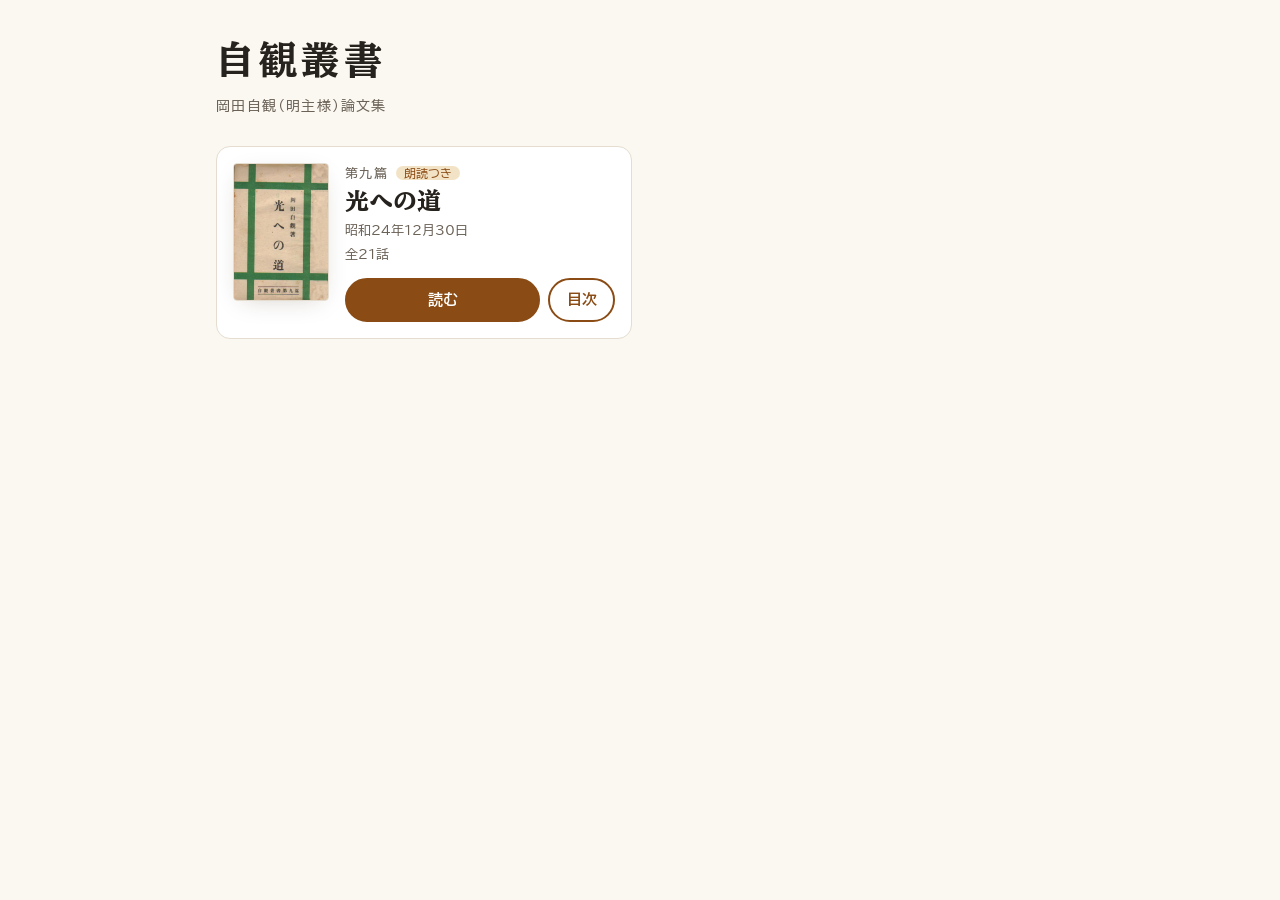
<file: index.html>
<!doctype html>
<html lang="ja">
<head>
<meta charset="utf-8">
<meta name="viewport" content="width=device-width, initial-scale=1, viewport-fit=cover">
<title>自観叢書</title>
<meta name="description" content="岡田自観（明主様）の論文集『自観叢書』。朗読つきで、続きからすぐに読めます。">
<link rel="preconnect" href="https://fonts.googleapis.com">
<link rel="preconnect" href="https://fonts.gstatic.com" crossorigin>
<link href="https://fonts.googleapis.com/css2?family=BIZ+UDMincho:wght@400;700&family=BIZ+UDPGothic:wght@400;700&display=swap" rel="stylesheet">
<link rel="stylesheet" href="css/site.css">
<script src="data/library.js"></script>
<script src="js/common.js"></script>
</head>
<body class="page-home">
<div class="home">
  <header class="shelf-head">
    <h1>自観叢書</h1>
    <p>岡田自観（明主様）論文集</p>
  </header>

  <ul class="shelf" id="shelf"></ul>
</div>

<script src="js/shelf.js"></script>
</body>
</html>
</file>
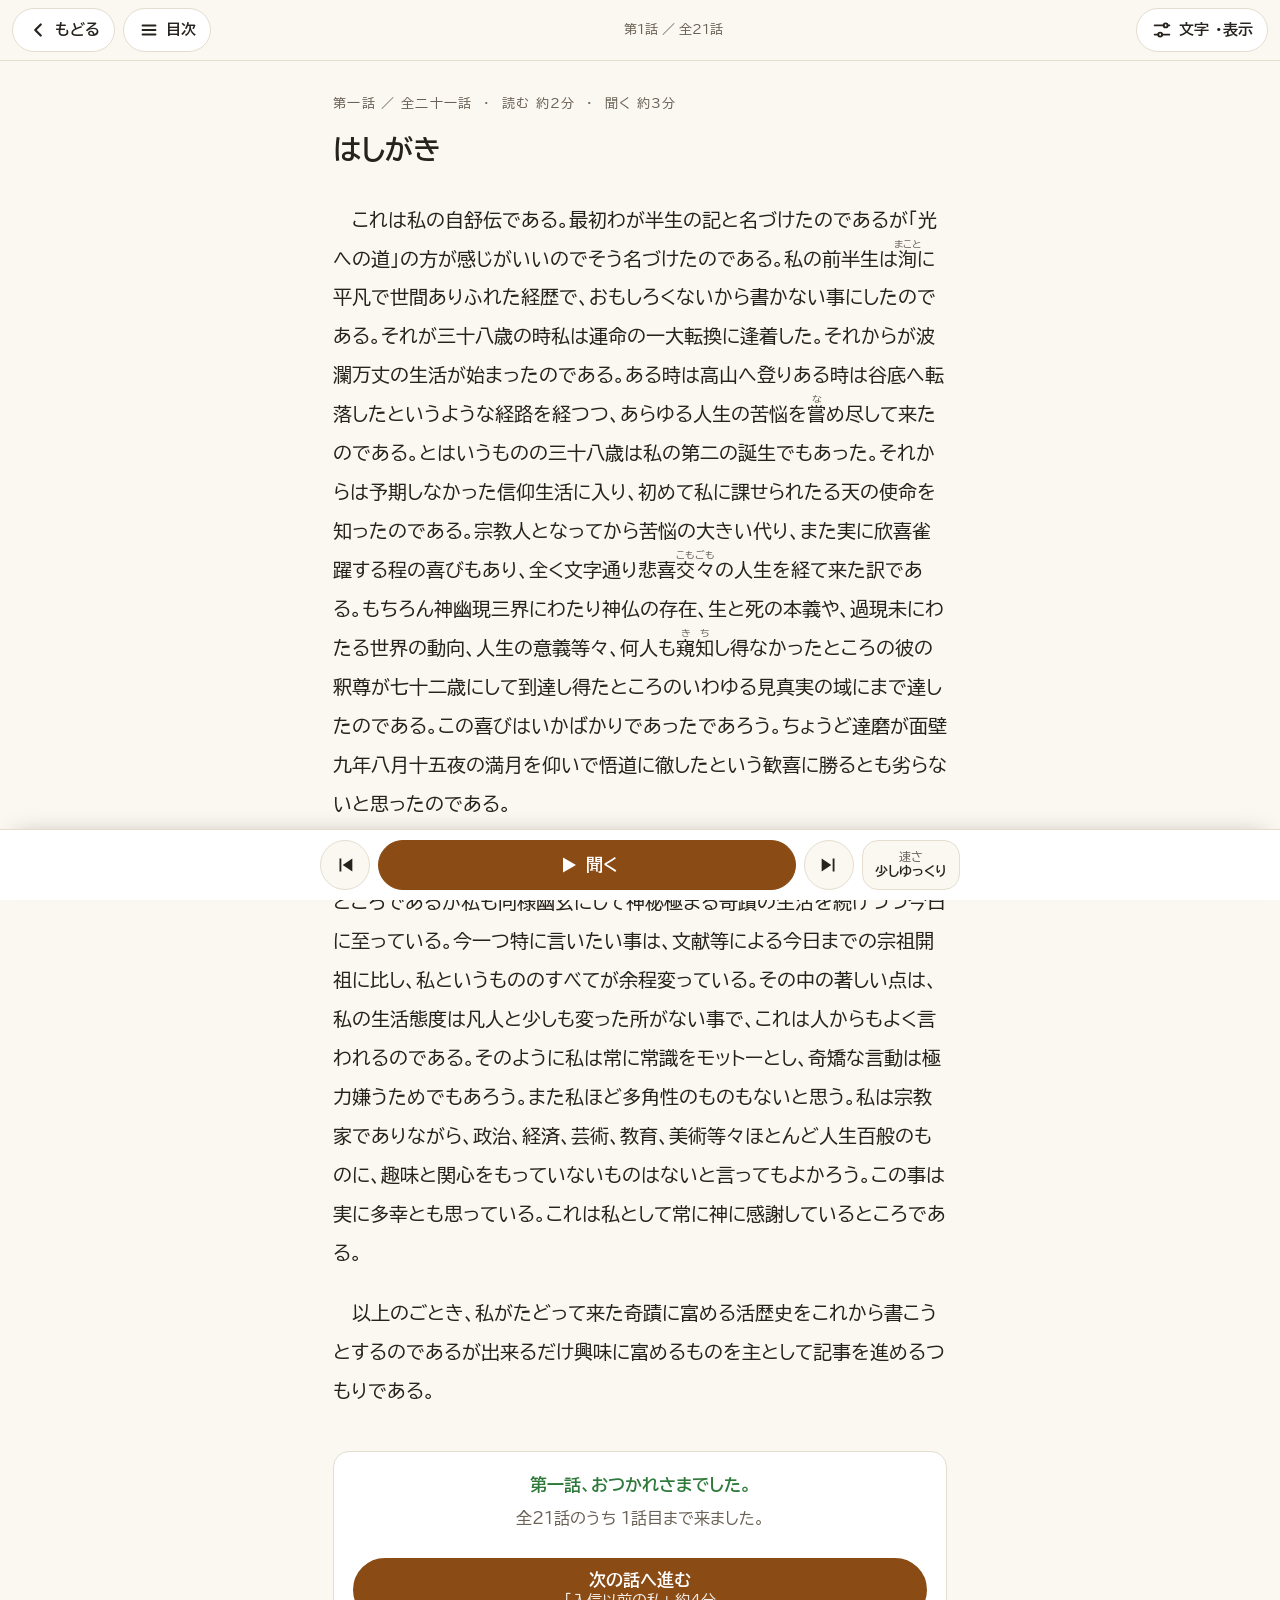
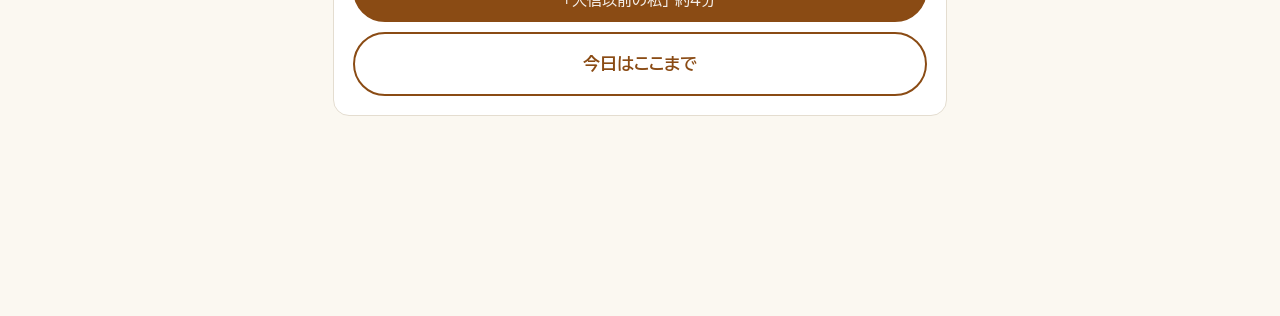
<file: read.html>
<!doctype html>
<html lang="ja">
<head>
<meta charset="utf-8">
<meta name="viewport" content="width=device-width, initial-scale=1, viewport-fit=cover">
<title>光への道 ｜ 自観叢書</title>
<meta name="description" content="明主様の御論文集『自観叢書』を、大きな文字と読み上げで気軽に。">
<link rel="preconnect" href="https://fonts.googleapis.com">
<link rel="preconnect" href="https://fonts.gstatic.com" crossorigin>
<link href="https://fonts.googleapis.com/css2?family=BIZ+UDMincho:wght@400;700&family=BIZ+UDPGothic:wght@400;700&display=swap" rel="stylesheet">
<link rel="stylesheet" href="css/site.css">
<script src="data/library.js"></script>
<script src="js/common.js"></script>
</head>
<body class="page-read">

<header class="topbar">
  <a class="chip" id="btnBack" href="index.html" aria-label="この巻の表紙へもどる">
    <svg viewBox="0 0 24 24" fill="none" stroke="currentColor" stroke-width="2.4" stroke-linecap="round" stroke-linejoin="round" aria-hidden="true"><polyline points="15 18 9 12 15 6"/></svg>もどる
  </a>
  <button class="chip" type="button" id="btnToc" aria-haspopup="dialog">
    <svg viewBox="0 0 24 24" fill="none" stroke="currentColor" stroke-width="2.2" stroke-linecap="round" aria-hidden="true"><line x1="5" y1="7" x2="19" y2="7"/><line x1="5" y1="12" x2="19" y2="12"/><line x1="5" y1="17" x2="19" y2="17"/></svg>目次
  </button>
  <span class="where" id="where"></span>
  <button class="chip" type="button" id="btnSettings" aria-haspopup="dialog">
    <svg viewBox="0 0 24 24" fill="none" stroke="currentColor" stroke-width="2" stroke-linecap="round" stroke-linejoin="round" aria-hidden="true"><path d="M4 7h10M18 7h2M4 17h4M12 17h8"/><circle cx="16" cy="7" r="2.2"/><circle cx="10" cy="17" r="2.2"/></svg>文字<span class="lg">・表示</span>
  </button>
</header>

<main class="reader" id="reader" lang="ja" tabindex="-1"></main>

<button class="follow-btn" id="btnFollow" type="button" hidden>読んでいる所へ ↓</button>

<!-- Player: grande, com rótulos em palavras -->
<div class="player" role="region" aria-label="読み上げ">
  <div class="player-row">
    <button class="pbtn" type="button" id="btnPrev" aria-label="前の文へ">
      <svg viewBox="0 0 24 24" fill="currentColor" aria-hidden="true"><path d="M6 5h2v14H6zM20 5v14L9.5 12z"/></svg>
    </button>
    <button class="pbtn pbtn-main" type="button" id="btnPlay">
      <svg class="ico-play" viewBox="0 0 24 24" fill="currentColor" aria-hidden="true"><path d="M7 4.5v15l13-7.5z"/></svg>
      <svg class="ico-stop" viewBox="0 0 24 24" fill="currentColor" aria-hidden="true"><rect x="6" y="5" width="4.5" height="14" rx="1"/><rect x="13.5" y="5" width="4.5" height="14" rx="1"/></svg>
      <span id="playLabel">聞く</span>
    </button>
    <button class="pbtn" type="button" id="btnNext" aria-label="次の文へ">
      <svg viewBox="0 0 24 24" fill="currentColor" aria-hidden="true"><path d="M16 5h2v14h-2zM4 5v14l10.5-7z"/></svg>
    </button>
    <button class="pbtn pbtn-rate" type="button" id="btnRate" aria-label="読み上げの速さ"></button>
  </div>
  <p class="player-msg" id="playerMsg" role="status"></p>
</div>

<!-- 目次 -->
<div class="sheet" id="sheetToc" role="dialog" aria-modal="true" aria-labelledby="tocTitle">
  <div class="sheet-backdrop" data-close></div>
  <div class="sheet-card">
    <div class="sheet-head">
      <h2 id="tocTitle">目次</h2>
      <button class="chip" type="button" data-close>閉じる ✕</button>
    </div>
    <ol class="toc" id="tocList"></ol>
  </div>
</div>

<!-- 文字・表示 -->
<div class="sheet" id="sheetSettings" role="dialog" aria-modal="true" aria-labelledby="setTitle">
  <div class="sheet-backdrop" data-close></div>
  <div class="sheet-card">
    <div class="sheet-head">
      <h2 id="setTitle">文字・表示の設定</h2>
      <button class="chip" type="button" data-close>閉じる ✕</button>
    </div>

    <div class="opt">
      <p class="sample">これは私の自舒伝である。<ruby>洵<rt>まこと</rt></ruby>に平凡で…</p>
    </div>
    <div class="opt">
      <p class="opt-label">文字の大きさ</p>
      <div class="seg" id="optSize"></div>
    </div>
    <div class="opt">
      <p class="opt-label">書体</p>
      <div class="seg" data-key="font">
        <button type="button" data-val="gothic" style="font-family:var(--font-gothic)">ゴシック</button>
        <button type="button" data-val="mincho" style="font-family:var(--font-mincho)">明朝</button>
      </div>
    </div>
    <div class="opt">
      <p class="opt-label">背景の色</p>
      <div class="seg" data-key="theme">
        <button type="button" data-val="light">白<span class="sw" style="background:#fbf8f1"></span></button>
        <button type="button" data-val="cream">クリーム<span class="sw" style="background:#f4ecd8"></span></button>
        <button type="button" data-val="dark">黒<span class="sw" style="background:#17150f"></span></button>
        <button type="button" data-val="contrast">見やすさ優先<span class="sw" style="background:#000;border-color:#ff0"></span></button>
      </div>
    </div>
    <div class="opt">
      <p class="opt-label">行の間隔</p>
      <div class="seg" data-key="spacing">
        <button type="button" data-val="normal">ふつう</button>
        <button type="button" data-val="wide">ひろめ</button>
      </div>
    </div>
    <div class="opt">
      <p class="opt-label">ふりがな</p>
      <div class="seg" data-key="ruby">
        <button type="button" data-val="true">表示する</button>
        <button type="button" data-val="false">表示しない</button>
      </div>
      <p class="hint">原文にある読みがなを、漢字の上に小さく表示します。</p>
    </div>
    <div class="opt">
      <p class="opt-label">書き方</p>
      <div class="seg" data-key="vertical">
        <button type="button" data-val="false">横書き</button>
        <button type="button" data-val="true">縦書き</button>
      </div>
    </div>

    <h2 style="font-size:19px;margin:28px 0 0">読み上げ</h2>
    <div class="opt" id="optEngineWrap">
      <p class="opt-label">読み上げの声</p>
      <div class="seg" data-key="engine">
        <button type="button" data-val="audio">朗読<br><small>自然な声・おすすめ</small></button>
        <button type="button" data-val="tts">端末の音声</button>
      </div>
      <p class="hint">「朗読」は画面を消しても聞き続けられます（通信が必要です）。</p>
    </div>
    <div class="opt">
      <p class="opt-label">速さ</p>
      <div class="seg" id="optRate"></div>
    </div>
    <div class="opt" id="optVoiceWrap">
      <p class="opt-label"><label for="optVoice">端末の声</label></p>
      <select id="optVoice"></select>
      <p class="hint" id="voiceHint">声の種類は、お使いの端末によって変わります。</p>
    </div>
    <div class="opt">
      <p class="opt-label">一話を聞き終えたら</p>
      <div class="seg" data-key="autoNext">
        <button type="button" data-val="true">次の話へ進む</button>
        <button type="button" data-val="false">止まる</button>
      </div>
    </div>
  </div>
</div>

<script>JKS.writeVolumeData(true);</script>
<script src="js/karaoke.js"></script>
<script src="js/reader.js"></script>
</body>
</html>
</file>
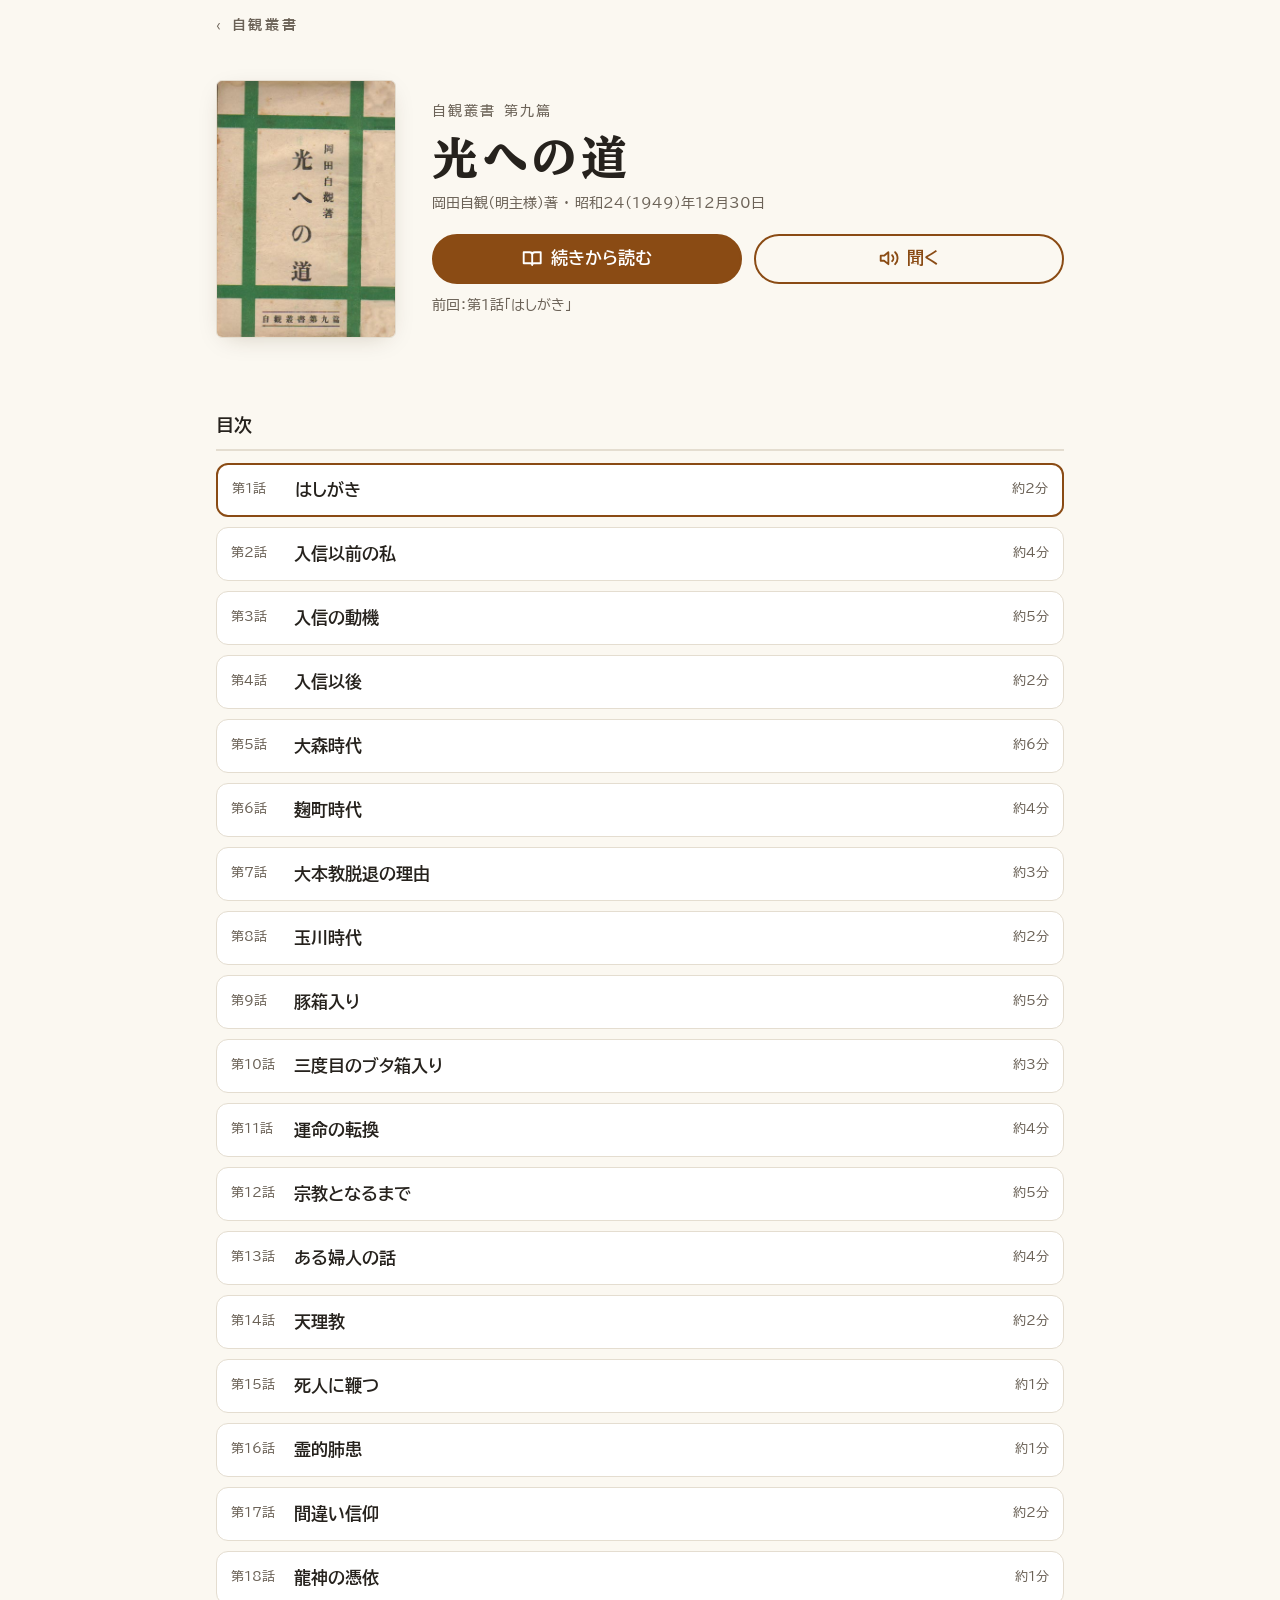
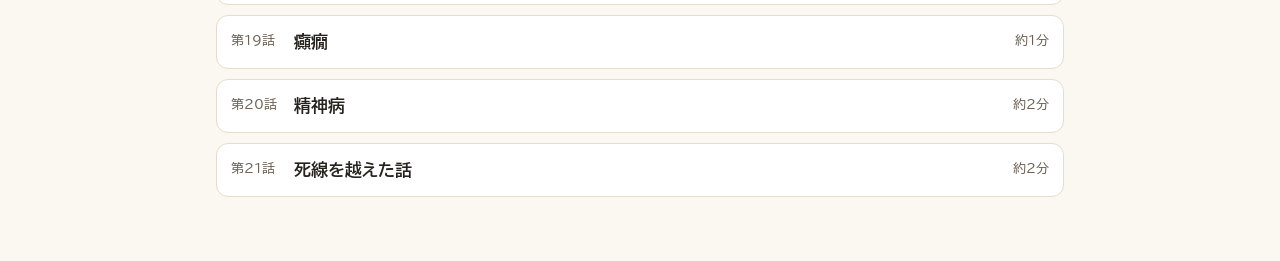
<file: volume.html>
<!doctype html>
<html lang="ja">
<head>
<meta charset="utf-8">
<meta name="viewport" content="width=device-width, initial-scale=1, viewport-fit=cover">
<title>自観叢書</title>
<link rel="preconnect" href="https://fonts.googleapis.com">
<link rel="preconnect" href="https://fonts.gstatic.com" crossorigin>
<link href="https://fonts.googleapis.com/css2?family=BIZ+UDMincho:wght@400;700&family=BIZ+UDPGothic:wght@400;700&display=swap" rel="stylesheet">
<link rel="stylesheet" href="css/site.css">
<script src="data/library.js"></script>
<script src="js/common.js"></script>
<script>JKS.writeVolumeData(false);</script>
</head>
<body class="page-home">
<div class="home">

  <div class="home-top">
    <a class="brand" href="index.html">‹ 自観叢書</a>
  </div>

  <section class="hero" aria-labelledby="bookTitle">
    <img class="hero-cover" id="cover" alt="" width="200">
    <div>
      <p class="eyebrow" id="series"></p>
      <h1 id="bookTitle"></h1>
      <p class="byline">岡田自観（明主様）著 ・ <span id="date"></span></p>
      <div class="cta">
        <a class="btn btn-primary" id="ctaRead" href="#">
          <svg viewBox="0 0 24 24" fill="none" stroke="currentColor" stroke-width="2.2" stroke-linecap="round" stroke-linejoin="round" aria-hidden="true"><path d="M2 5h7a3 3 0 0 1 3 3v12a2 2 0 0 0-2-2H2zM22 5h-7a3 3 0 0 0-3 3v12a2 2 0 0 1 2-2h8z"/></svg>
          <span id="ctaReadLabel">第一話から読む</span>
        </a>
        <a class="btn" id="ctaListen" href="#">
          <svg viewBox="0 0 24 24" fill="none" stroke="currentColor" stroke-width="2.2" stroke-linecap="round" stroke-linejoin="round" aria-hidden="true"><path d="M11 5 6 9H2v6h4l5 4z"/><path d="M15.5 8.5a5 5 0 0 1 0 7M19 5a10 10 0 0 1 0 14"/></svg>
          聞く
        </a>
      </div>
      <p class="cta-sub" id="ctaSub"></p>
      <div class="progress" id="progress" hidden>
        <span id="progressText"></span>
        <div class="progress-bar" aria-hidden="true"><span id="progressFill" style="width:0"></span></div>
      </div>
    </div>
  </section>

  <h2 class="section-title">目次</h2>
  <ol class="toc" id="toc"></ol>
</div>

<script src="js/volume.js"></script>
</body>
</html>
</file>
<file: css/site.css>
/* ============================================================
   自観叢書 — leitura acessível
   Tokens por tema em :root[data-theme]. Tamanho do texto em --fs
   (definido por js/common.js a partir das configurações).
   ============================================================ */

:root {
  --fs: 22px;
  --lh: 2.05;
  --font-gothic: 'BIZ UDPGothic', 'Hiragino Sans', 'Yu Gothic UI', 'Meiryo', sans-serif;
  --font-mincho: 'BIZ UDMincho', 'Hiragino Mincho ProN', 'Yu Mincho', serif;
  --font-text: var(--font-gothic);

  --bg: #fbf8f1;
  --surface: #ffffff;
  --ink: #26221d;
  --muted: #6b6257;
  --line: #e4ddd0;
  --accent: #8a4b14;          /* marrom-âmbar, contraste AA sobre --bg */
  --accent-ink: #ffffff;
  --accent-soft: #f3e3c6;
  --cur-bg: #fff1b8;          /* frase sendo lida */
  --done-ink: #7a2e00;        /* parte já lida (karaokê) */
  --done-bg: #ffd977;
  --focus: #1d5fbf;
  --shadow: 0 6px 24px -10px rgba(60, 40, 10, .25);
  --ok: #2f7a3b;
  color-scheme: light;
}

:root[data-theme="cream"] {
  --bg: #f4ecd8;
  --surface: #fbf5e6;
  --ink: #3a2f22;
  --muted: #6e604c;
  --line: #e0d3b6;
  --accent-soft: #ead8b2;
  --cur-bg: #fde9a4;
}

:root[data-theme="dark"] {
  --bg: #17150f;
  --surface: #221f18;
  --ink: #ece4d6;
  --muted: #a99f8f;
  --line: #3a352b;
  --accent: #e0a560;
  --accent-ink: #1a140c;
  --accent-soft: #3a2e1d;
  --cur-bg: #3b3220;
  --done-ink: #ffd27a;
  --done-bg: #5a4518;
  --focus: #7fb0ff;
  --shadow: 0 6px 24px -10px rgba(0, 0, 0, .7);
  --ok: #7cc489;
  color-scheme: dark;
}

:root[data-theme="contrast"] {
  --bg: #000000;
  --surface: #000000;
  --ink: #ffff00;
  --muted: #ffffff;
  --line: #ffffff;
  --accent: #00ffff;
  --accent-ink: #000000;
  --accent-soft: #002b2b;
  --cur-bg: #1a1a1a;
  --done-ink: #000000;
  --done-bg: #ffffff;
  --focus: #00ffff;
  --shadow: none;
  --ok: #00ff66;
  color-scheme: dark;
}

:root[data-font="mincho"] { --font-text: var(--font-mincho); }
:root[data-spacing="normal"] { --lh: 1.8; }

* { box-sizing: border-box; }

html { -webkit-text-size-adjust: 100%; }

body {
  margin: 0;
  background: var(--bg);
  color: var(--ink);
  font-family: var(--font-gothic);
  font-size: 16px;
  line-height: 1.7;
  font-feature-settings: "palt" 0;
}

a { color: var(--accent); }

:focus-visible {
  outline: 3px solid var(--focus);
  outline-offset: 2px;
  border-radius: 6px;
}

button { font: inherit; color: inherit; }

.sr-only {
  position: absolute; width: 1px; height: 1px; overflow: hidden;
  clip: rect(0 0 0 0); white-space: nowrap;
}

/* ---------- Botões ---------- */
.btn {
  display: inline-flex;
  align-items: center;
  justify-content: center;
  gap: .5em;
  min-height: 50px;
  padding: 0 1.3em;
  border-radius: 999px;
  border: 2px solid var(--accent);
  background: transparent;
  color: var(--accent);
  font-size: 17px;
  font-weight: 700;
  text-decoration: none;
  cursor: pointer;
  transition: background .15s, color .15s, transform .1s;
}
.btn:hover { background: var(--accent-soft); }
.btn:active { transform: scale(.98); }
.btn-primary { background: var(--accent); color: var(--accent-ink); }
.btn-primary:hover { background: var(--accent); filter: brightness(1.08); }
.btn svg { width: 1.2em; height: 1.2em; flex: none; }

/* ============================================================
   Página inicial
   ============================================================ */
.home { max-width: 880px; margin: 0 auto; padding: 0 16px 64px; }

.home-top {
  display: flex; align-items: center; justify-content: space-between;
  padding: 14px 0; gap: 12px;
}
.brand { font-size: 14px; font-weight: 700; letter-spacing: .2em; color: var(--muted); text-decoration: none; }

.hero {
  display: grid;
  grid-template-columns: 1fr;
  gap: 24px;
  padding: 16px 0 32px;
  align-items: center;
}
@media (min-width: 720px) {
  .hero { grid-template-columns: 180px 1fr; gap: 36px; padding: 28px 0 40px; }
}
.hero-cover {
  width: 130px; margin: 0 auto;
  border-radius: 6px;
  box-shadow: var(--shadow);
  border: 1px solid var(--line);
  display: block;
}
@media (min-width: 720px) { .hero-cover { width: 180px; } }

.eyebrow { margin: 0; color: var(--muted); font-size: 14px; letter-spacing: .15em; }
.hero h1 {
  font-family: var(--font-mincho);
  font-size: clamp(30px, 7vw, 46px);
  line-height: 1.25;
  margin: 6px 0 4px;
  font-weight: 700;
  letter-spacing: .08em;
}
.byline { margin: 0 0 18px; color: var(--muted); font-size: 14px; }
.lead { font-size: 21px; line-height: 1.9; margin: 0 0 24px; }
.cta { display: flex; flex-wrap: wrap; gap: 12px; }
.cta .btn { flex: 1 1 220px; }
.cta-sub { margin: 10px 0 0; color: var(--muted); font-size: 14px; }

.progress {
  margin-top: 20px;
  font-size: 14px;
  color: var(--muted);
}
.progress-bar {
  height: 8px; border-radius: 999px; background: var(--line); overflow: hidden; margin-top: 6px;
}
.progress-bar span { display: block; height: 100%; background: var(--ok); border-radius: 999px; transition: width .4s; }

.section-title {
  font-size: 18px; margin: 32px 0 12px; padding-bottom: 8px; border-bottom: 2px solid var(--line);
}

/* Estante (index.html): um cartão por volume */
.shelf-head { padding: 28px 0 8px; }
.shelf-head h1 { font-family: var(--font-mincho); font-size: clamp(28px, 6vw, 38px); letter-spacing: .12em; margin: 0; }
.shelf-head p { margin: 2px 0 0; color: var(--muted); font-size: 14px; letter-spacing: .1em; }
.shelf { list-style: none; padding: 0; margin: 20px 0 0; display: grid; gap: 16px; }
@media (min-width: 720px) { .shelf { grid-template-columns: repeat(2, 1fr); } }
.vol-card {
  display: grid; grid-template-columns: 96px 1fr; gap: 16px; align-items: start;
  padding: 16px; border-radius: 14px; background: var(--surface); border: 1px solid var(--line);
}
.vol-cover img { width: 96px; display: block; border-radius: 4px; border: 1px solid var(--line); box-shadow: var(--shadow); }
.vol-num { margin: 0; font-size: 13px; color: var(--muted); letter-spacing: .1em; }
.vol-num .badge { margin-left: 8px; padding: 1px 8px; border-radius: 999px; background: var(--accent-soft); color: var(--accent); font-size: 12px; letter-spacing: 0; }
.vol-title { margin: 0; font-family: var(--font-mincho); font-size: 24px; line-height: 1.35; }
.vol-title a { color: var(--ink); text-decoration: none; }
.vol-meta, .vol-status { margin: 2px 0 0; font-size: 13px; color: var(--muted); }
.vol-card .progress-bar { margin-top: 6px; }
.vol-actions { display: flex; flex-wrap: wrap; gap: 8px; margin-top: 12px; }
.vol-actions .btn { min-height: 44px; font-size: 15px; padding: 0 1.1em; }
.vol-actions .btn-primary { flex: 1 1 auto; }

/* Lista de capítulos */
.toc { list-style: none; padding: 0; margin: 0; display: grid; gap: 10px; }
.toc a {
  display: grid;
  grid-template-columns: 3.2em 1fr auto;
  align-items: center;
  gap: 12px;
  min-height: 54px;
  padding: 8px 14px;
  border-radius: 12px;
  background: var(--surface);
  border: 1px solid var(--line);
  color: var(--ink);
  text-decoration: none;
}
.toc a:hover { border-color: var(--accent); }
.toc .num { color: var(--muted); font-size: 13px; white-space: nowrap; }
.toc .ttl { font-size: 17px; font-weight: 700; line-height: 1.4; }
.toc .min { color: var(--muted); font-size: 13px; white-space: nowrap; text-align: right; }
.toc .is-read .num { color: var(--ok); font-weight: 700; }
.toc .is-last { border: 2px solid var(--accent); }

.howto { display: grid; gap: 12px; grid-template-columns: 1fr; }
@media (min-width: 720px) { .howto { grid-template-columns: repeat(3, 1fr); } }
.howto div {
  background: var(--surface); border: 1px solid var(--line); border-radius: 14px; padding: 16px 18px;
}
.howto b { display: block; font-size: 19px; margin-bottom: 4px; }
.howto p { margin: 0; font-size: 17px; color: var(--muted); line-height: 1.7; }

.home-foot { margin-top: 48px; color: var(--muted); font-size: 15px; text-align: center; }

/* ============================================================
   Leitor
   ============================================================ */
.topbar {
  position: sticky; top: 0; z-index: 20;
  display: flex; align-items: center; justify-content: space-between; gap: 8px;
  padding: 8px 12px;
  background: var(--bg);
  border-bottom: 1px solid var(--line);
}
.topbar .chip {
  display: inline-flex; align-items: center; gap: 6px;
  min-height: 44px; padding: 0 14px;
  border-radius: 999px; border: 1px solid var(--line);
  background: var(--surface); color: var(--ink);
  font-size: 15px; font-weight: 700; text-decoration: none; cursor: pointer;
}
.topbar .chip { white-space: nowrap; }
.topbar .chip svg { width: 22px; height: 22px; flex: none; }
.topbar .where { font-size: 13px; color: var(--muted); text-align: center; flex: 1; min-width: 0; white-space: nowrap; overflow: hidden; text-overflow: ellipsis; }
@media (max-width: 480px) {
  .topbar { padding: 8px; gap: 6px; }
  .topbar .chip { padding: 0 10px; font-size: 16px; gap: 4px; }
  .topbar .where { display: none; }
  .topbar .chip .lg { display: none; }
}

.reader {
  max-width: 34em;
  margin: 0 auto;
  padding: 24px 16px 200px;
  font-family: var(--font-text);
  font-size: var(--fs);
  line-height: var(--lh);
}

.ch-head { margin: 8px 0 1.6em; }
.ch-kicker { font-size: .7em; color: var(--muted); letter-spacing: .1em; margin: 0; line-height: 1.6; }
.ch-title { font-size: 1.45em; line-height: 1.5; margin: .2em 0 0; font-weight: 700; }

.reader p { margin: 0 0 1.1em; }
.reader p.indent { text-indent: 1em; }
.reader .waka {
  margin: 1.4em 0; padding: .8em 1em;
  border-left: 4px solid var(--accent-soft);
  font-family: var(--font-mincho);
}
.reader .waka .s { display: block; }
.reader .waka .s + .s { padding-left: 3em; }
.reader .note {
  font-size: .85em; color: var(--muted);
  background: var(--surface); border: 1px solid var(--line); border-radius: 10px;
  padding: .5em .9em;
}

/* Frases (unidade do karaokê) */
.s { border-radius: 4px; cursor: pointer; transition: background .25s; -webkit-box-decoration-break: clone; box-decoration-break: clone; }
.s:hover { background: var(--accent-soft); }
.s.cur { background: var(--cur-bg); box-shadow: 0 0 0 3px var(--cur-bg); }
.s .k.done { color: var(--done-ink); background: var(--done-bg); }
.ch-title .s.cur { box-shadow: 0 0 0 4px var(--cur-bg); }

rt { font-size: .5em; color: var(--muted); }
.no-ruby rt { display: none; }

/* Fim do capítulo */
.ch-end {
  margin: 2.5em 0 0;
  padding: 1.2em;
  border-radius: 16px;
  background: var(--surface);
  border: 1px solid var(--line);
  font-family: var(--font-gothic);
  font-size: 16px;
  line-height: 1.7;
  text-align: center;
}
.ch-end .done-msg { font-size: 17px; font-weight: 700; color: var(--ok); margin: 0 0 .3em; }
.ch-end .sub { margin: 0 0 1em; color: var(--muted); }
.ch-end .next-ttl { display: block; font-size: 15px; font-weight: 400; opacity: .9; }
.ch-end .btn { width: 100%; margin-top: 10px; min-height: 64px; flex-direction: column; gap: 0; line-height: 1.3; padding: 8px 16px; }
.colophon { margin-top: 2em; font-size: 15px; color: var(--muted); line-height: 1.9; text-align: left; }
.colophon h3 { font-size: 16px; margin: 0 0 .4em; }

/* ---------- Escrita vertical (縦書き) ---------- */
.vertical .reader {
  writing-mode: vertical-rl;
  width: 100%;              /* fluxo ortogonal: sem isto a largura segue o conteúdo */
  max-width: none;
  height: calc(100dvh - 65px - 96px);
  margin: 0;
  padding: 24px 16px;
  overflow-x: auto;
  overflow-y: hidden;
}
.vertical .reader p { margin: 0 0 0 1.1em; }
.vertical .ch-head { margin: 0 0 0 1.6em; }
.vertical .reader .waka { border-left: none; border-top: 4px solid var(--accent-soft); margin: 0 1.4em; padding: 1em .8em; }
.vertical .reader .waka .s + .s { padding-left: 0; padding-top: 3em; }
.vertical .ch-end { writing-mode: horizontal-tb; width: min(320px, 80vw); align-self: start; margin: 0 2em 0 0; }
.vertical .s.cur { box-shadow: 0 0 0 3px var(--cur-bg); }

/* ---------- Barra do player ---------- */
.player {
  position: fixed; left: 0; right: 0; bottom: 0; z-index: 30;
  background: var(--surface);
  border-top: 1px solid var(--line);
  box-shadow: 0 -8px 24px -16px rgba(0,0,0,.35);
  padding: 10px 12px calc(10px + env(safe-area-inset-bottom));
}
.player-row {
  max-width: 640px; margin: 0 auto;
  display: grid;
  grid-template-columns: 50px minmax(120px, 1fr) 50px auto;
  gap: 8px; align-items: center;
}
.pbtn {
  min-height: 50px; min-width: 50px;
  border-radius: 999px;
  border: 1px solid var(--line);
  background: var(--bg);
  display: inline-flex; align-items: center; justify-content: center; gap: 6px;
  cursor: pointer; font-size: 16px; font-weight: 700;
}
.pbtn svg { width: 22px; height: 22px; }
.pbtn-main {
  background: var(--accent); color: var(--accent-ink); border-color: var(--accent);
  font-size: 17px; padding: 0 18px; white-space: nowrap;
}
.pbtn-main svg { width: 24px; height: 24px; }
.pbtn-main .ico-stop,
.pbtn-main.is-playing .ico-play { display: none; }
.pbtn-main.is-playing .ico-stop { display: inline; }
.pbtn-rate { padding: 4px 12px; font-size: 13px; min-width: 88px; max-width: 120px; flex-direction: column; gap: 0; line-height: 1.25; border-radius: 16px; }
.pbtn-rate small { font-size: 12px; font-weight: 400; color: var(--muted); }
.pbtn[disabled] { opacity: .45; cursor: default; }
.player-msg { max-width: 640px; margin: 8px auto 0; font-size: 15px; color: var(--muted); text-align: center; }
.player-msg:empty { display: none; }
.pulse { animation: pulse 1.6s ease-in-out infinite; }
@keyframes pulse { 0%, 100% { box-shadow: 0 0 0 0 rgba(138, 75, 20, .45); } 50% { box-shadow: 0 0 0 12px rgba(138, 75, 20, 0); } }

/* Botão "voltar à posição" quando o usuário rola durante a leitura */
.follow-btn {
  position: fixed; right: 16px; bottom: calc(88px + env(safe-area-inset-bottom)); z-index: 31;
  min-height: 52px; padding: 0 18px; border-radius: 999px;
  background: var(--ink); color: var(--bg); border: none;
  font-size: 16px; font-weight: 700; box-shadow: var(--shadow); cursor: pointer;
}
.follow-btn[hidden] { display: none; }

/* ---------- Painéis (目次 / 設定) ---------- */
.sheet { position: fixed; inset: 0; z-index: 50; display: none; }
.sheet.open { display: block; }
.sheet-backdrop { position: absolute; inset: 0; background: rgba(0,0,0,.45); }
.sheet-card {
  position: absolute; left: 0; right: 0; bottom: 0;
  max-height: 88dvh; overflow-y: auto;
  background: var(--bg); color: var(--ink);
  border-radius: 20px 20px 0 0;
  padding: 8px 16px calc(24px + env(safe-area-inset-bottom));
  font-family: var(--font-gothic);
  writing-mode: horizontal-tb;
}
@media (min-width: 720px) {
  .sheet-card { left: 50%; right: auto; width: 600px; transform: translateX(-50%); bottom: 24px; border-radius: 20px; max-height: 84dvh; }
}
.sheet-head { display: flex; align-items: center; justify-content: space-between; position: sticky; top: 0; background: var(--bg); padding: 8px 0; z-index: 1; }
.sheet-head h2 { font-size: 18px; margin: 0; }

.opt { margin: 14px 0 20px; }
.opt-label { font-size: 15px; font-weight: 700; margin: 0 0 8px; }
.seg { display: flex; flex-wrap: wrap; gap: 8px; }
.seg button {
  flex: 1 1 0; min-width: 72px; min-height: 46px; padding: 4px 10px;
  border-radius: 12px; border: 2px solid var(--line); background: var(--surface);
  cursor: pointer; font-size: 15px; font-weight: 700; line-height: 1.3;
}
.seg button[aria-pressed="true"] { border-color: var(--accent); background: var(--accent-soft); }
.seg small { font-size: 13px; font-weight: 400; color: var(--muted); }
.opt[hidden] { display: none; }
.seg .sw { display: block; width: 100%; height: 14px; border-radius: 4px; margin-top: 4px; border: 1px solid var(--line); }
.opt select {
  width: 100%; min-height: 52px; font-size: 17px; padding: 0 12px;
  border-radius: 12px; border: 2px solid var(--line); background: var(--surface); color: var(--ink);
}
.opt .hint { margin: 6px 0 0; color: var(--muted); font-size: 15px; }
.sample { padding: 12px 14px; border: 1px dashed var(--line); border-radius: 12px; font-family: var(--font-text); font-size: var(--fs); line-height: var(--lh); }

.sheet .toc a { min-height: 58px; }

/* ---------- Impressão ---------- */
@media print {
  .topbar, .player, .follow-btn, .sheet, .ch-end .btn { display: none !important; }
  body { background: #fff; color: #000; }
  .reader { padding: 0; max-width: none; font-size: 12pt; }
  .s.cur, .s .k.done { background: none !important; box-shadow: none !important; color: inherit !important; }
}

@media (prefers-reduced-motion: reduce) {
  * { transition: none !important; animation: none !important; scroll-behavior: auto !important; }
}
</file>
